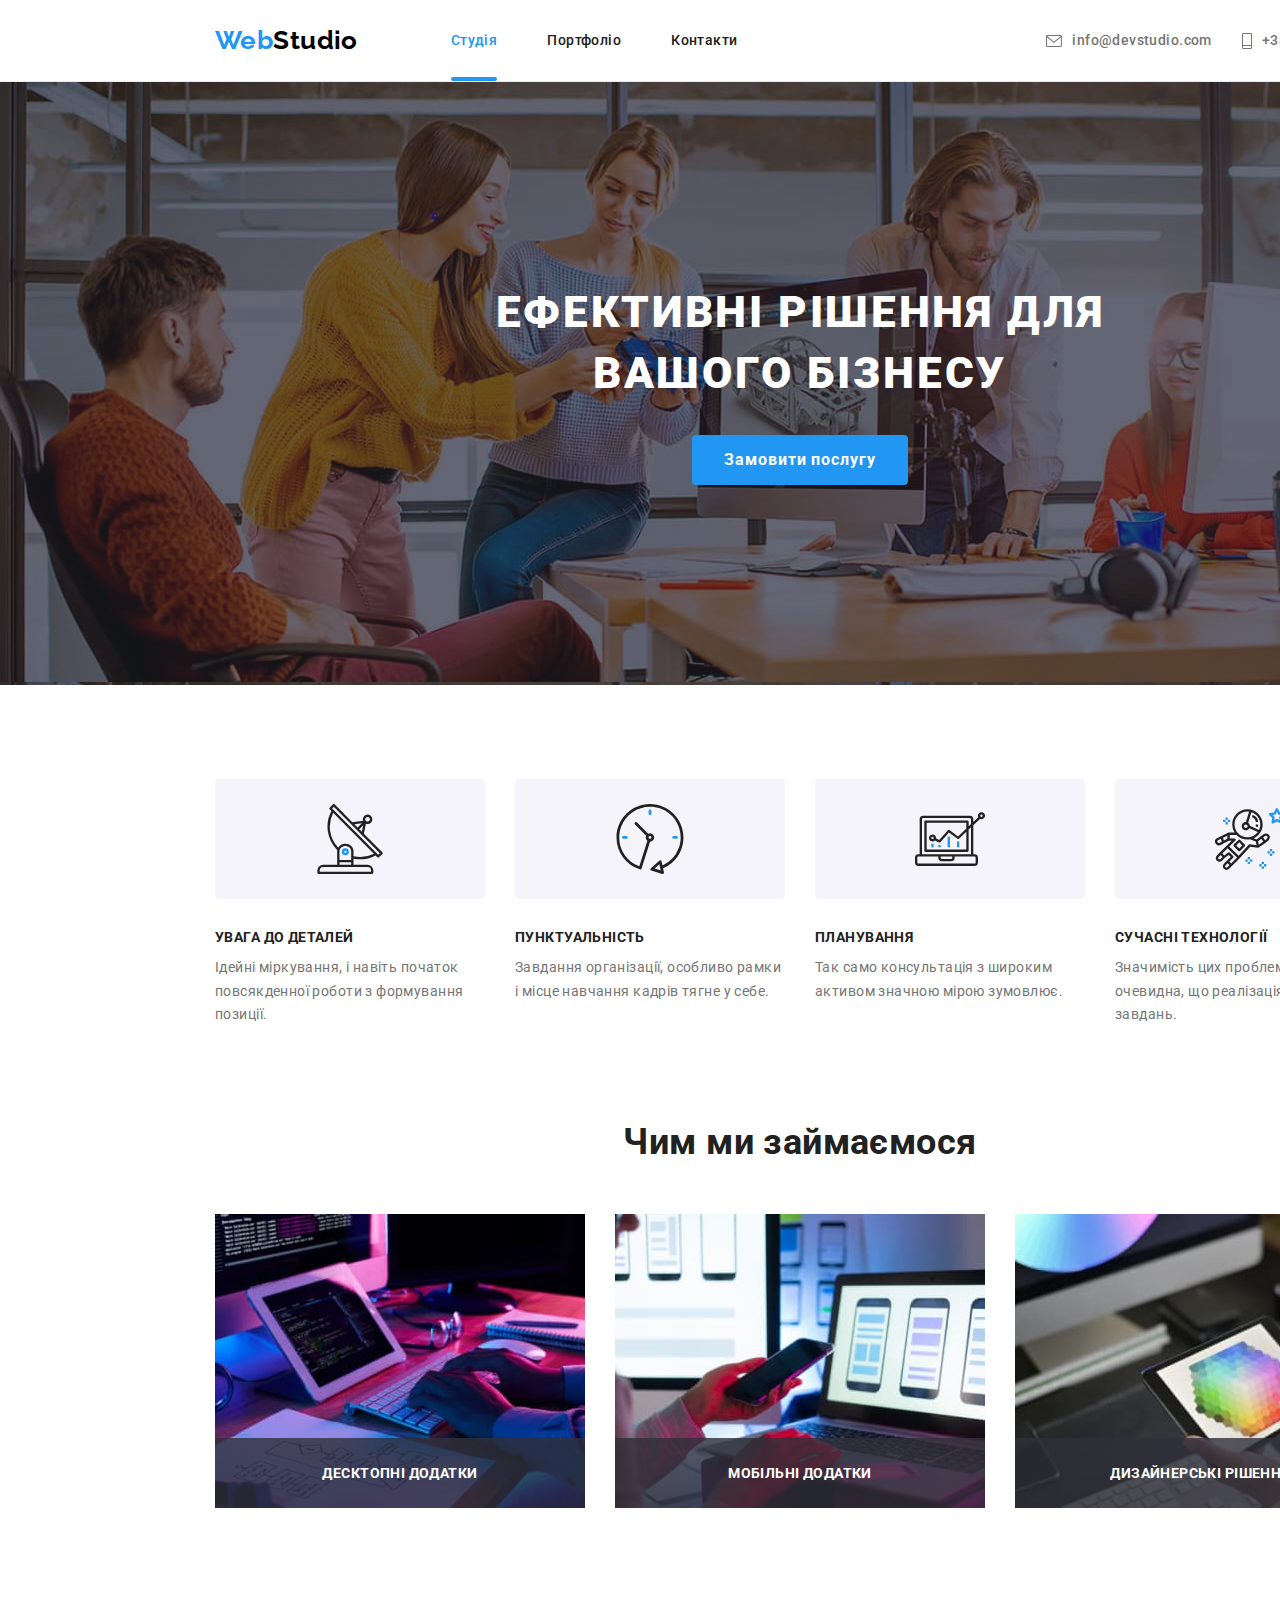
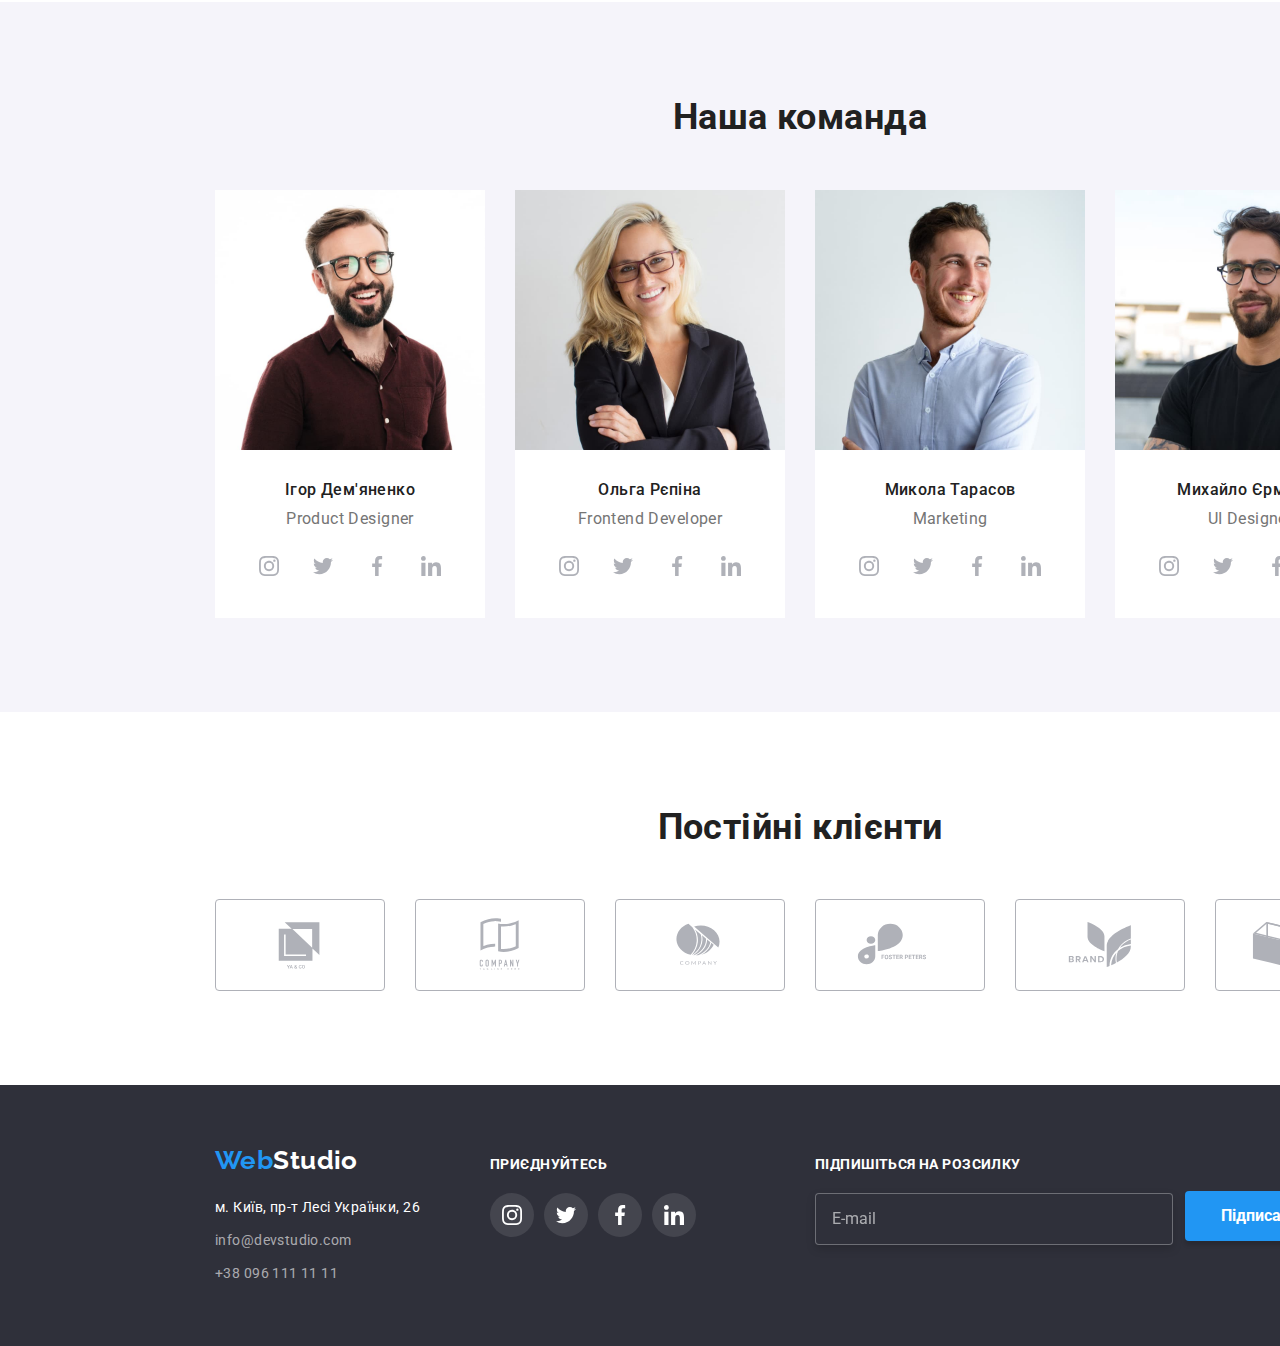
<file: index.html>
<!DOCTYPE html>
<html lang="uk">
  <head>
    <meta charset="UTF-8">
    <meta http-equiv="X-UA-Compatible" content="IE=edge">
    <meta name="viewport" content="width=device-width, initial-scale=1.0">
    <title>Веб Студія</title>
    <link rel="preconnect" href="https://fonts.googleapis.com">
    <link rel="preconnect" href="https://fonts.gstatic.com" crossorigin>
    <link
      href="https://fonts.googleapis.com/css2?family=Raleway:wght@700&family=Roboto:wght@400;500;700;900&display=swap"
      rel="stylesheet">
    <link
      rel="stylesheet"
      href="https://cdnjs.cloudflare.com/ajax/libs/modern-normalize/1.1.0/modern-normalize.min.css">
    <link rel="stylesheet" href="./css/main.min.css">
  </head>
  <body class="body">
    <header class="header">
      <div class="container container--header">
        <nav class="main-nav">
          <a href="./index.html" class="logo logo--header" lang="en"
            ><span class="logo__web">Web</span>Studio</a
          >
          <ul class="menu">
            <li class="menu__item">
              <a href="./index.html" class="menu__link menu__link--current">Студія</a>
            </li>
            <li class="menu__item">
              <a href="./portfolio.html" class="menu__link">Портфоліо</a>
            </li>
            <li class="menu__item"><a href="" class="menu__link">Контакти</a></li>
          </ul>
        </nav>
        <ul class="contact-header">
          <li class="contact-header__item">
            <a href="mailto:info@devstudio.com" class="contact-header__link"
              >
              <svg class="contact-header__icon contact-header__icon--mail">
                <use href="./images/icons.svg#icon-mail"></use>
              </svg>
              info@devstudio.com</a
            >
          </li>
          <li class="contact-header__item">
            <a href="tel:+380961111111" class="contact-header__link"> <svg class="contact-header__icon contact-header__icon--tel">
              <use href="./images/icons.svg#icon-tel"></use>
            </svg>+38 096 111 11 11</a>
          </li>
        </ul>
      </div>
    </header>
    <main>
      <section class="hero">
        <div class="container">
          <h1 class="hero__title">Ефективні рішення для вашого бізнесу</h1>
          <button type="button" class="hero__button" data-open-modal>Замовити послугу</button>
          <div class="backdrop is-hidden" data-backdrop>
            <div class="modal">
            <button class="modal__close" data-close-modal>
              <svg class="modal__close-icon">
                <use href="./images/icons.svg#icon-close-black">
                </use>
              </svg>
            </button>
            <form class="form js-request-form">
              <p class="form__title">Залиште свої дані, ми вам передзвонимо</p>

              <div class="form__field">
                <label class="form__label" for="name">Ім'я</label>
              <div class="input">
                <input class="input__field" type="text" name="name" id="name" placeholder=" ">
              <svg class="input__icon" >
                <use href="./images/icons.svg#icon-name"></use>
              </svg>
              </div>
              </div>

              <div class="form__field">
                <label class="form__label" for="tel">Телефон</label>
              <div class="input">
                <input class="input__field" type="tel" name="tel" id="tel" placeholder=" ">
              <svg class="input__icon">
                <use href="./images/icons.svg#icon-phone"></use>
              </svg>
              </div>
              </div>

             <div class="form__field">
              <label class="form__label" for="mail">Пошта</label>
              <div class="input">
                <input class="input__field" type="email" name="mail" id="mail" placeholder=" ">
              <svg class="input__icon">
                <use href="./images/icons.svg#icon-e-mail"></use>
              </svg>
              </div>
             </div>

             <div class="form__field">
              <label class="form__label" for="coment">Коментар</label>
            <textarea name="coment" id="coment" cols="30" rows="10" class="form__coment" placeholder="Введіть текст"></textarea>
            </div>

            <div class="form__field">
              <label class="policy">
                <input type="checkbox" name="policy" class="policy__check" required>
                <svg class="policy__icon-on">
                  <use href="./images/icons.svg#icon-check"></use>
                </svg>
                <svg class="policy__icon-off">
                  <use href="./images/icons.svg#icon-no-check"></use>
                </svg>
                Погоджуюся з розсилкою та приймаю <span><a href="" class="policy__condition"> Умови договору</a></span></label>
            </div>
            <div class="form__field">
              <button class="form__button" type="submit">Відправити</button>
            </div>
          </form>
          </div>
        </div>
        </div>
      </section>
      <section class="section section--plus">
        <div class="container">
          <h2 class="section__title section__title--none">Наші плюси</h2>
          <ul class="pluses">
            <li class="pluses__item">
              <div class="pluses-box">
                <svg class="pluses-box__icon">
                  <use
                    href="./images/icons.svg#icon-antenna"></use>
                </svg>
              </div>
              <h3 class="pluses__title">увага до деталей</h3>
              <p class="pluses__text">
                Ідейні міркування, і навіть початок повсякденної роботи з
                формування позиції.
              </p>
            </li>
            <li class="pluses__item">
              <div class="pluses-box">
                  <svg class="pluses-box__icon">
                      <use href="./images/icons.svg#icon-clock"></use>
                    </svg>
              </div>
              <h3 class="pluses__title">пунктуальність</h3>
              <p class="pluses__text">
                Завдання організації, особливо рамки і місце навчання кадрів
                тягне у себе.
              </p>
            </li>
            <li class="pluses__item">
              <div class="pluses-box">
                <svg class="pluses-box__icon">
                    <use href="./images/icons.svg#icon-diagram"></use>
                  </svg>
            </div>
              <h3 class="pluses__title">планування</h3>
              <p class="pluses__text">
                Так само консультація з широким активом значною мірою зумовлює.
              </p>
            </li>
            <li class="pluses__item">
              <div class="pluses-box">
                <svg class="pluses-box__icon">
                    <use href="./images/icons.svg#icon-astronaut"></use>
                  </svg>
            </div>
              <h3 class="pluses__title">сучасні технології</h3>
              <p class="pluses__text">
                Значимість цих проблем настільки очевидна, що реалізація
                планових завдань.
              </p>
            </li>
          </ul>
        </div>
      </section>
      <section class="section">
        <div class="container">
          <h2 class="section__title">Чим ми займаємося</h2>
          <ul class="projects">
            <li class="projekts__employment">
                <div class="projects__image">
                  <img src="./images/web.jpg" alt="веб розробка" width="370">
                </div>
                <p class="projekts__text">Десктопні додатки</p>
            </li>
            <li class="projekts__employment">
              <div class="projects__image">
                <img src="./images/development.jpg" alt="розробка" width="370">
              </div>
                <p class="projekts__text">Мобільні додатки</p>
            </li>
            <li class="projekts__employment">
              <div class="projects__image">
                <img src="./images/design.jpg" alt="веб дизайн" width="370">
              </div>
                <p class="projekts__text">Дизайнерські рішення</p>
            </li>
          </ul>
        </div>
      </section>
      <section class="section section--team">
        <div class="container">
          <h2 class="section__title">Наша команда</h2>
          <ul class="team">
            <li class="team__box">
              <img src="./images/igor.jpg" alt="Ігор Дем'яненко" width="270">
              <div class="team__list">
                <h3 class="team__name">Ігор Дем'яненко</h3>
              <p class="team__job" lang="en">Product Designer</p>
              <ul class="social">
                <li class="social__item">
                  <a href="https://www.instagram.com/" target="_blank" rel="noreferrer noopener" class="social__link">        
                  <svg class="social__icon">
                    <use href="./images/icons.svg#icon-instagram"></use>
                  </svg>
              </a>
            </li>
               <li class="social__item">
                <a href="https://twitter.com/?lang=ru" target="_blank" rel="noreferrer noopener" class="social__link">
                  <svg class="social__icon">
                    <use href="./images/icons.svg#icon-twitter"></use>
                  </svg>
                </a>
               </li>
                <li class="social__item">
                  <a href="https://uk-ua.facebook.com/" target="_blank" rel="noreferrer noopener" class="social__link">
                    <svg class="social__icon">
                      <use href="./images/icons.svg#icon-facebook"></use>
                    </svg>
                  </a>
                </li>
                <li class="social__item">
                  <a href="https://ua.linkedin.com/" target="_blank" rel="noreferrer noopener" class="social__link">
                    <svg class="social__icon">
                      <use href="./images/icons.svg#icon-linkedin"></use>
                    </svg>
                  </a>
                </li>
              </ul>
              </div>
            </li>
            <li class="team__box">
              <img src="./images/olga.jpg" alt="Ольга Рєпіна" width="270">
              <div class="team__list">
              <h3 class="team__name">Ольга Рєпіна</h3>
              <p class="team__job" lang="en">Frontend Developer</p>
              <ul class="social">
                <li class="social__item">
                  <a href="https://www.instagram.com/" target="_blank" rel="noreferrer noopener" class="social__link">        
                  <svg class="social__icon">
                    <use href="./images/icons.svg#icon-instagram"></use>
                  </svg>
              </a>
            </li>
               <li class="social__item">
                <a href="https://twitter.com/?lang=ru" target="_blank" rel="noreferrer noopener" class="social__link">
                  <svg class="social__icon">
                    <use href="./images/icons.svg#icon-twitter"></use>
                  </svg>
                </a>
               </li>
                <li class="social__item">
                  <a href="https://uk-ua.facebook.com/" target="_blank" rel="noreferrer noopener" class="social__link">
                    <svg class="social__icon">
                      <use href="./images/icons.svg#icon-facebook"></use>
                    </svg>
                  </a>
                </li>
                <li class="social__item">
                  <a href="https://ua.linkedin.com/" target="_blank" rel="noreferrer noopener" class="social__link">
                    <svg class="social__icon">
                      <use href="./images/icons.svg#icon-linkedin"></use>
                    </svg>
                  </a>
                </li>
              </ul>
            </div>
            </li>
            <li class="team__box">
              <img src="./images/mikola.jpg" alt="Микола Тарасов" width="270">
              <div class="team__list">
              <h3 class="team__name">Микола Тарасов</h3>
              <p class="team__job" lang="en">Marketing</p>
              <ul class="social">
                <li class="social__item">
                  <a href="https://www.instagram.com/" target="_blank" rel="noreferrer noopener" class="social__link">        
                  <svg class="social__icon">
                    <use href="./images/icons.svg#icon-instagram"></use>
                  </svg>
              </a>
            </li>
               <li class="social__item">
                <a href="https://twitter.com/?lang=ru" target="_blank" rel="noreferrer noopener" class="social__link">
                  <svg class="social__icon">
                    <use href="./images/icons.svg#icon-twitter"></use>
                  </svg>
                </a>
               </li>
                <li class="social__item">
                  <a href="https://uk-ua.facebook.com/" target="_blank" rel="noreferrer noopener" class="social__link">
                    <svg class="social__icon">
                      <use href="./images/icons.svg#icon-facebook"></use>
                    </svg>
                  </a>
                </li>
                <li class="social__item">
                  <a href="https://ua.linkedin.com/" target="_blank" rel="noreferrer noopener" class="social__link">
                    <svg class="social__icon">
                      <use href="./images/icons.svg#icon-linkedin"></use>
                    </svg>
                  </a>
                </li>
              </ul>
            </div>
            </li>
            <li class="team__box">
              <img src="./images/micha.jpg" alt="Михайло Єрмаков" width="270">
              <div class="team__list">
              <h3 class="team__name">Михайло Єрмаков</h3>
              <p class="team__job" lang="en">UI Designer</p>
              <ul class="social">
                <li class="social__item">
                  <a href="https://www.instagram.com/" target="_blank" rel="noreferrer noopener" class="social__link">        
                  <svg class="social__icon">
                    <use href="./images/icons.svg#icon-instagram"></use>
                  </svg>
              </a>
            </li>
               <li class="social__item">
                <a href="https://twitter.com/?lang=ru" target="_blank" rel="noreferrer noopener" class="social__link">
                  <svg class="social__icon">
                    <use href="./images/icons.svg#icon-twitter"></use>
                  </svg>
                </a>
               </li>
                <li class="social__item">
                  <a href="https://uk-ua.facebook.com/" target="_blank" rel="noreferrer noopener" class="social__link">
                    <svg class="social__icon">
                      <use href="./images/icons.svg#icon-facebook"></use>
                    </svg>
                  </a>
                </li>
                <li class="social__item">
                  <a href="https://ua.linkedin.com/" target="_blank" rel="noreferrer noopener" class="social__link">
                    <svg class="social__icon">
                      <use href="./images/icons.svg#icon-linkedin"></use>
                    </svg>
                  </a>
                </li>
              </ul>
            </div>
            </li>
          </ul>
        </div>
      </section>
      <section class="section">
        <div class="container">
        <h2 class="section__title">Постійні клієнти</h2>
        <ul class="clients">
          <li class="clients__list">
            <a href="" class="clients__link">        
              <svg class="clients__icon">
                <use href="./images/icons.svg#icon-client-1"></use>
              </svg>
          </a>
          </li>
          <li class="clients__list">
            <a href="" class="clients__link">        
              <svg class="clients__icon">
                <use href="./images/icons.svg#icon-client-2"></use>
              </svg>
          </a>
          </li>
        <li class="clients__list">
          <a href="" class="clients__link">        
            <svg class="clients__icon">
              <use href="./images/icons.svg#icon-client-3"></use>
            </svg>
        </a>
        </li>
      <li class="clients__list">
        <a href="" class="clients__link">        
          <svg class="clients__icon">
            <use href="./images/icons.svg#icon-client-4"></use>
          </svg>
      </a>
      </li>
    <li class="clients__list">
      <a href="" class="clients__link">        
        <svg class="clients__icon">
          <use href="./images/icons.svg#icon-client-5"></use>
        </svg>
    </a>
    </li>
  <li class="clients__list">
    <a href="" class="clients__link">        
      <svg class="clients__icon">
        <use href="./images/icons.svg#icon-client-6"></use>
      </svg>
  </a>
  </li>
        </ul>
        </div>
      </section>
    </main>
    <footer class="footer">
      <div class="container container--footer">
        <div>
        <a href="./index.html" lang="en" class="logo logo--footer"
          ><span class="logo__web">Web</span>Studio</a
        >
        <address>
          <ul class="contact-footer">
            <li class="contact-footer__address">
              <a
                href="https://www.google.com/maps/d/viewer?hl=ru&ie=UTF8&msa=0&ll=50.43647800000004%2C30.527334000000003&spn=0%2C0&source=embed&mid=1IC2cPqot0qdUVytNvd6RFveTOpM&z=17"
                target="_blank"
                rel="noreferrer noopener"
                class="contact-footer__link contact-footer__link--address"
                >м. Київ, пр-т Лесі Українки, 26</a
              >
            </li>
            <li class="contact-footer__address">
              <a href="mailto:info@devstudio.com" class="contact-footer__link"
                >info@devstudio.com</a
              >
            </li>
            <li>
              <a href="tel:+380961111111" class="contact-footer__link contact-footer__link--last"
                >+38 096 111 11 11</a
              >
            </li>
          </ul>
        </address>
      </div>
        <div class="social-footer">
          <p class="social-footer__join">приєднуйтесь</p>
        <ul class="social social--footer">
                <li class="social__item social__item--footer">
                  <a href="https://www.instagram.com/" target="_blank" rel="noreferrer noopener" class="social__link">        
                  <svg class="social__icon social__icon--footer">
                    <use href="./images/icons.svg#icon-instagram"></use>
                  </svg>
              </a>
            </li>
               <li class="social__item social__item--footer">
                <a href="https://twitter.com/?lang=ru" target="_blank" rel="noreferrer noopener" class="social__link">
                  <svg class="social__icon social__icon--footer">
                    <use href="./images/icons.svg#icon-twitter"></use>
                  </svg>
                </a>
               </li>
                <li class="social__item social__item--footer">
                  <a href="https://uk-ua.facebook.com/" target="_blank" rel="noreferrer noopener" class="social__link">
                    <svg class="social__icon social__icon--footer">
                      <use href="./images/icons.svg#icon-facebook"></use>
                    </svg>
                  </a>
                </li>
                <li class="social__item social__item--footer">
                  <a href="https://ua.linkedin.com/" target="_blank" rel="noreferrer noopener" class="social__link">
                    <svg class="social__icon social__icon--footer">
                      <use href="./images/icons.svg#icon-linkedin"></use>
                    </svg>
                  </a>
                </li>
              </ul>
        </div>
        <form class="subscription-form">

          <div class="subscribe">
          <label class="subscribe__label" for="subscribe">Підпишіться на розсилку</label>
          <input class="subscribe__input" type="text" name="subscribe" id="subscribe" placeholder="E-mail">
        </div>
  
          <button class="subscribe__button" type="submit">
            Підписатися
          <svg class="subscribe__icon">
            <use href="./images/icons.svg#icon-telegram"></use>
          </svg></button>
        </form>
      </div>
      
    </footer>
    <script>
      const refs = {
        openModalBtn: document.querySelector("[data-open-modal]"),
        closeModalBtn: document.querySelector("[data-close-modal]"),
        backdrop: document.querySelector("[data-backdrop]"),
      };

      refs.openModalBtn.addEventListener("click", toggleModal);
      refs.closeModalBtn.addEventListener("click", toggleModal);

      refs.backdrop.addEventListener("click", logBackdropClick);

      function toggleModal() {
        refs.backdrop.classList.toggle("is-hidden");
      }

      function logBackdropClick() {
        console.log("Это клик в бекдроп");
      }

      
      (() => {
        document
          .querySelector('.js-request-form')
          .addEventListener('submit', e => {
            e.preventDefault();

            new FormData(e.currentTarget).forEach((value, name) =>
              console.log(`${name}: ${value}`),
            );

            e.currentTarget.reset();
          });
      })();
    </script>
  </body>
</html>
</file>
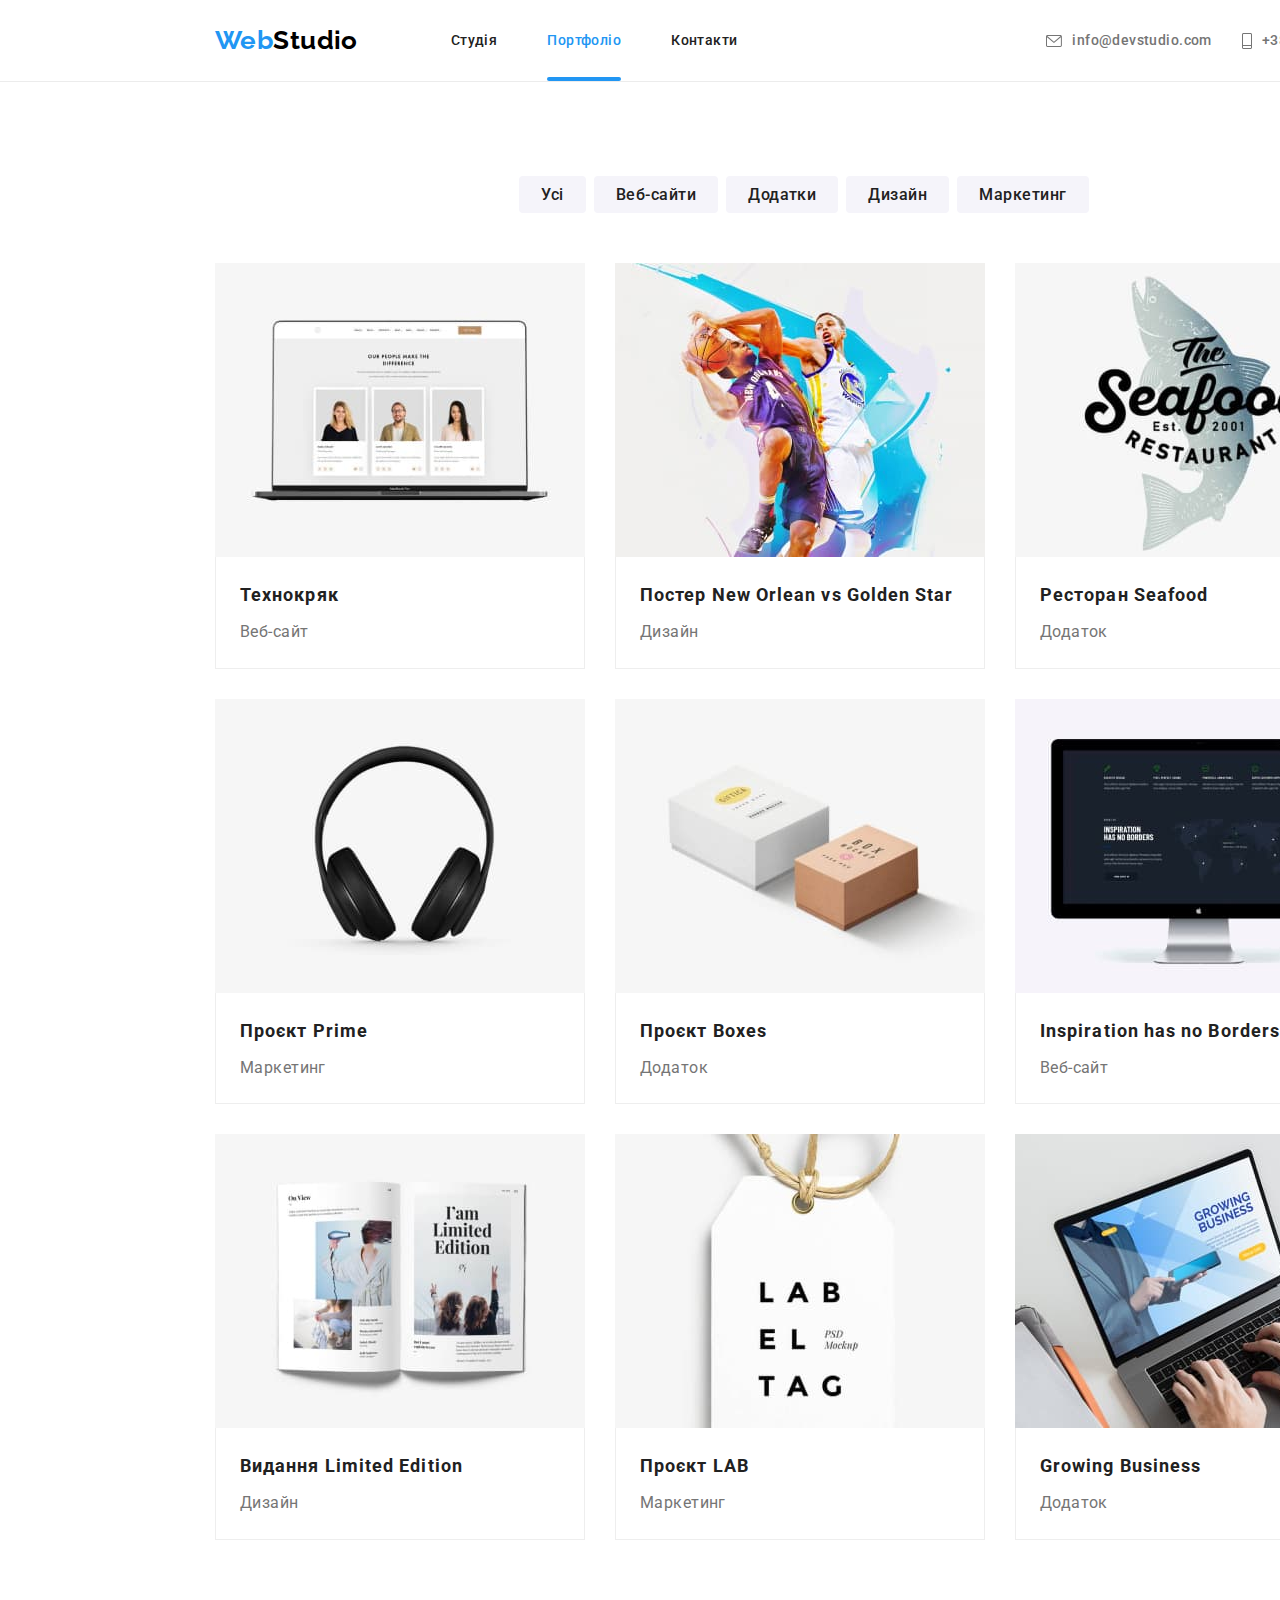
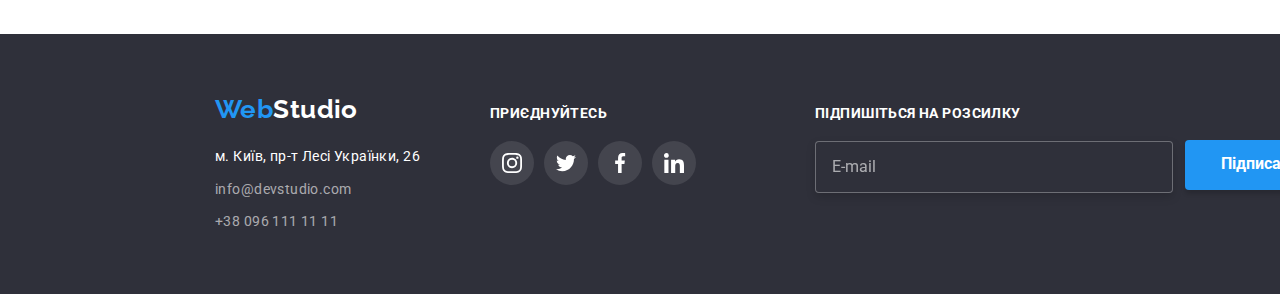
<file: portfolio.html>
<!DOCTYPE html>
<html lang="uk">
  <head>
    <meta charset="UTF-8">
    <meta http-equiv="X-UA-Compatible" content="IE=edge">
    <meta name="viewport" content="width=device-width, initial-scale=1.0">
    <title>Портфоліо</title>
    <link rel="preconnect" href="https://fonts.googleapis.com">
    <link rel="preconnect" href="https://fonts.gstatic.com" crossorigin>
    <link href="https://fonts.googleapis.com/css2?family=Raleway:wght@700&family=Roboto:wght@400;500;700;900&display=swap"
      rel="stylesheet">
      <link rel="stylesheet" href="https://cdnjs.cloudflare.com/ajax/libs/modern-normalize/1.1.0/modern-normalize.min.css">
    <link rel="stylesheet" href="./css/main.min.css">
  </head>
  <body class="body">
    <header class="header">
      <div class="container container--header">
        <nav class="main-nav">
          <a href="./index.html" class="logo logo--header" lang="en"
            ><span class="logo__web">Web</span>Studio</a
          >
          <ul class="menu">
            <li class="menu__item">
              <a href="./index.html" class="menu__link">Студія</a>
            </li>
            <li class="menu__item">
              <a href="./portfolio.html" class="menu__link menu__link--current">Портфоліо</a>
            </li>
            <li class="menu__item"><a href="" class="menu__link">Контакти</a></li>
          </ul>
        </nav>
        <ul class="contact-header">
          <li class="contact-header__item">
            <a href="mailto:info@devstudio.com" class="contact-header__link"
              >
              <svg class="contact-header__icon contact-header__icon--mail">
                <use href="./images/icons.svg#icon-mail"></use>
              </svg>
              info@devstudio.com</a
            >
          </li>
          <li class="contact-header__item">
            <a href="tel:+380961111111" class="contact-header__link"> <svg class="contact-header__icon contact-header__icon--tel">
              <use href="./images/icons.svg#icon-tel"></use>
            </svg>+38 096 111 11 11</a>
          </li>
        </ul>
      </div>
    </header>
    <main>
      <section class="section">
      <h1 class="section__title section__title--none">список карток</h1>
      <div class="container">
        <ul class="filtrs">
          <li><button type="button" class="filtrs__button">Усі</button></li>
          <li><button type="button" class="filtrs__button">Веб-сайти</button></li>
          <li><button type="button" class="filtrs__button">Додатки</button></li>
          <li><button type="button" class="filtrs__button">Дизайн</button></li>
          <li><button type="button" class="filtrs__button">Маркетинг</button></li>
        </ul>
      </div>
        <div class="container">
          <ul class="list-filters">
            <li class="list-filters__item">
              <a href="" class="list-filters__link">
                  <div class="list-filters__image">
                    <img src="./images/krayk.jpg" alt="Технокряк" width="370">
                  <div class="card-overlay">
                    <p class="card-overlay__hover">Ресурс пропонує комплексні пропозиції з різним рівнем функціоналу та сервісів. Все це дозволить відвідувачу отримати вичерпні відомості про компанію чи приватну особу.</p>
                  </div>
                  </div>
                <div class="cards">
                  <h2 class="cards__name">Технокряк</h2>
                <p class="cards__type">Веб-сайт</p>
                </div>
              </a>
            </li>
            <li class="list-filters__item">
              <a href="" class="list-filters__link">
                <div class="list-filters__image">
                <img src="./images/poster.jpg" alt="Постер" width="370">
                <div class="card-overlay">
                <p class="card-overlay__hover">Ресурс пропонує комплексні пропозиції з різним рівнем функціоналу та сервісів. Все це дозволить відвідувачу отримати вичерпні відомості про компанію чи приватну особу.</p>
              </div>
            </div>
                <div class="cards">
                  <h2 class="cards__name">
                    Постер <span lang="en">New Orlean vs Golden Star</span>
                  </h2>
                  <p class="cards__type">Дизайн</p>
                </div>
              </a>
            </li>
            <li class="list-filters__item">
              <a href="" class="list-filters__link">
                <div class="list-filters__image">
                <img src="./images/seafoot.jpg" alt="ресторан" width="370">
                <div class="card-overlay">
                <p class="card-overlay__hover">Ресурс пропонує комплексні пропозиції з різним рівнем функціоналу та сервісів. Все це дозволить відвідувачу отримати вичерпні відомості про компанію чи приватну особу.</p>
              </div>
            </div>
                <div class="cards">
                  <h2 class="cards__name">
                    Ресторан <span lang="en">Seafood</span>
                  </h2>
                  <p class="cards__type">Додаток</p>
                </div>
              </a>
            </li>
            <li class="list-filters__item">
              <a href="" class="list-filters__link">
                <div class="list-filters__image">
                <img src="./images/prime.jpg" alt="проєкти" width="370">
                <div class="card-overlay">
                <p class="card-overlay__hover">Ресурс пропонує комплексні пропозиції з різним рівнем функціоналу та сервісів. Все це дозволить відвідувачу отримати вичерпні відомості про компанію чи приватну особу.</p>
              </div>
            </div>
                <div class="cards">
                  <h2 class="cards__name">Проєкт <span lang="en">Prime</span></h2>
                <p class="cards__type">Маркетинг</p>
                </div>
              </a>
            </li>
            <li class="list-filters__item">
              <a href="" class="list-filters__link">
                <div class="list-filters__image">
                <img src="./images/boxes.jpg" alt="додатки" width="370">
                <div class="card-overlay">
                <p class="card-overlay__hover">Ресурс пропонує комплексні пропозиції з різним рівнем функціоналу та сервісів. Все це дозволить відвідувачу отримати вичерпні відомості про компанію чи приватну особу.</p>
              </div>
            </div>
                <div class="cards">
                  <h2 class="cards__name">Проєкт <span lang="en">Boxes</span></h2>
                <p class="cards__type">Додаток</p>
                </div>
              </a>
            </li>
            <li class="list-filters__item">
              <a href="" class="list-filters__link">
                <div class="list-filters__image">
                <img src="./images/inspiration.jpg" alt="веб-сайти" width="370">
                <div class="card-overlay">
                <p class="card-overlay__hover">Ресурс пропонує комплексні пропозиції з різним рівнем функціоналу та сервісів. Все це дозволить відвідувачу отримати вичерпні відомості про компанію чи приватну особу.</p>
              </div>
            </div>
                <div class="cards">
                  <h2 class="cards__name">
                    <span lang="en">Inspiration has no Borders</span>
                  </h2>
                  <p class="cards__type">Веб-сайт</p>
                </div>
              </a>
            </li>
            <li class="list-filters__item">
              <a href="" class="list-filters__link">
                <div class="list-filters__image">
                <img src="./images/limited.jpg" alt="видання" width="370">
                <div class="card-overlay">
                <p class="card-overlay__hover">Ресурс пропонує комплексні пропозиції з різним рівнем функціоналу та сервісів. Все це дозволить відвідувачу отримати вичерпні відомості про компанію чи приватну особу.</p>
              </div>
            </div>
                <div class="cards">
                  <h2 class="cards__name">
                    Видання <span lang="en">Limited Edition</span>
                  </h2>
                  <p class="cards__type">Дизайн</p>
                </div>
              </a>
            </li>
            <li class="list-filters__item">
              <a href="" class="list-filters__link">
                <div class="list-filters__image">
                <img src="./images/lab.jpg" alt="маркетинг" width="370">
                <div class="card-overlay">
                <p class="card-overlay__hover">Ресурс пропонує комплексні пропозиції з різним рівнем функціоналу та сервісів. Все це дозволить відвідувачу отримати вичерпні відомості про компанію чи приватну особу.</p>
              </div>
            </div>
                <div class="cards">
                  <h2 class="cards__name">Проєкт <span lang="en">LAB</span></h2>
                <p class="cards__type">Маркетинг</p>
                </div>
              </a>
            </li>
            <li class="list-filters__item">
              <a href="" class="list-filters__link">
                <div class="list-filters__image">
                <img src="./images/growing.jpg" alt="додаток" width="370">
                <div class="card-overlay">
                <p class="card-overlay__hover">Ресурс пропонує комплексні пропозиції з різним рівнем функціоналу та сервісів. Все це дозволить відвідувачу отримати вичерпні відомості про компанію чи приватну особу.</p>
              </div>
            </div>
                <div class="cards">
                  <h2 class="cards__name">
                    <span lang="en">Growing Business</span>
                  </h2>
                  <p class="cards__type">Додаток</p>
                </div>
              </a>
            </li>            
          </ul>
        </div>
      </section>
    </main>
    <footer class="footer">
      <div class="container container--footer">
        <div>
        <a href="./index.html" lang="en" class="logo logo--footer"
          ><span class="logo__web">Web</span>Studio</a
        >
        <address>
          <ul class="contact-footer">
            <li class="contact-footer__address">
              <a
                href="https://www.google.com/maps/d/viewer?hl=ru&ie=UTF8&msa=0&ll=50.43647800000004%2C30.527334000000003&spn=0%2C0&source=embed&mid=1IC2cPqot0qdUVytNvd6RFveTOpM&z=17"
                target="_blank"
                rel="noreferrer noopener"
                class="contact-footer__link contact-footer__link--address"
                >м. Київ, пр-т Лесі Українки, 26</a
              >
            </li>
            <li class="contact-footer__address">
              <a href="mailto:info@devstudio.com" class="contact-footer__link"
                >info@devstudio.com</a
              >
            </li>
            <li>
              <a href="tel:+380961111111" class="contact-footer__link contact-footer__link--last"
                >+38 096 111 11 11</a
              >
            </li>
          </ul>
        </address>
      </div>
        <div class="social-footer">
          <p class="social-footer__join">приєднуйтесь</p>
        <ul class="social social--footer">
                <li class="social__item social__item--footer">
                  <a href="https://www.instagram.com/" target="_blank" rel="noreferrer noopener" class="social__link">        
                  <svg class="social__icon social__icon--footer">
                    <use href="./images/icons.svg#icon-instagram"></use>
                  </svg>
              </a>
            </li>
               <li class="social__item social__item--footer">
                <a href="https://twitter.com/?lang=ru" target="_blank" rel="noreferrer noopener" class="social__link">
                  <svg class="social__icon social__icon--footer">
                    <use href="./images/icons.svg#icon-twitter"></use>
                  </svg>
                </a>
               </li>
                <li class="social__item social__item--footer">
                  <a href="https://uk-ua.facebook.com/" target="_blank" rel="noreferrer noopener" class="social__link">
                    <svg class="social__icon social__icon--footer">
                      <use href="./images/icons.svg#icon-facebook"></use>
                    </svg>
                  </a>
                </li>
                <li class="social__item social__item--footer">
                  <a href="https://ua.linkedin.com/" target="_blank" rel="noreferrer noopener" class="social__link">
                    <svg class="social__icon social__icon--footer">
                      <use href="./images/icons.svg#icon-linkedin"></use>
                    </svg>
                  </a>
                </li>
              </ul>
        </div>
        <form class="subscription-form">

          <div class="subscribe">
          <label class="subscribe__label" for="subscribe">Підпишіться на розсилку</label>
          <input class="subscribe__input" type="text" name="subscribe" id="subscribe" placeholder="E-mail">
        </div>
  
          <button class="subscribe__button" type="submit">
            Підписатися
          <svg class="subscribe__icon">
            <use href="./images/icons.svg#icon-telegram"></use>
          </svg></button>
        </form>
      </div>
      
    </footer>
  </body>
</html>
</file>
<file: css/main.min.css>
a{text-decoration:none}h1,h2,h3,h4,h5,h6{margin:0}img{display:block;max-width:100%;height:auto}.section__title--none{position:absolute;width:1px;height:1px;margin:-1px;border:0;padding:0;clip:rect(0 0 0 0);overflow:hidden}ul{margin:0;padding:0;list-style:none}.body{font-family:"Roboto",sans-serif;font-size:14px;line-height:1.2;letter-spacing:.03em;color:#757575;background-color:#fff}.container{padding:0 15px;margin-left:auto;margin-right:auto;width:1200px}.container--header{display:-webkit-box;display:-ms-flexbox;display:flex;-webkit-box-align:center;-ms-flex-align:center;align-items:center}.container--footer{display:-webkit-box;display:-ms-flexbox;display:flex;-webkit-box-align:baseline;-ms-flex-align:baseline;align-items:baseline}.logo{font-family:"Raleway",sans-serif;font-weight:700;font-size:26px}.logo--header{display:block;margin-left:0;margin-right:93px;color:#000}.logo--footer{display:inline-block;margin-bottom:20px;color:#fff}.logo__web{color:#2196f3}.header{width:1600px;margin:0 auto;border-bottom:1px solid #ececec}.main-nav{display:-webkit-box;display:-ms-flexbox;display:flex;-webkit-box-align:center;-ms-flex-align:center;align-items:center}.menu{display:-webkit-box;display:-ms-flexbox;display:flex}.menu__link{position:relative;display:block;padding-top:32px;padding-bottom:32px;font-weight:500;color:#212121;-webkit-transition:color 250ms cubic-bezier(0.4, 0, 0.2, 1);transition:color 250ms cubic-bezier(0.4, 0, 0.2, 1)}.menu__link:hover,.menu__link:focus{color:#2196f3}.menu__link--current{color:#2196f3}.menu__link--current::after{content:"";position:absolute;left:0;bottom:0;display:inline-block;width:100%;height:4px;border-radius:2px;background-color:#2196f3}.menu__item+.menu__item{margin-left:50px}.contact-header{display:-webkit-box;display:-ms-flexbox;display:flex;margin-left:auto}.contact-header__item{height:16px}.contact-header__item:not(:last-child){margin-right:30px}.contact-header__icon{margin-right:10px;fill:currentColor;-webkit-transition:fill 250ms cubic-bezier(0.4, 0, 0.2, 1);transition:fill 250ms cubic-bezier(0.4, 0, 0.2, 1)}.contact-header__icon--mail{width:16px;height:12px}.contact-header__icon--tel{width:10px;height:16px}.contact-header__icon:hover,.contact-header__icon:focus{fill:#2196f3}.contact-header__link{width:100%;display:-webkit-box;display:-ms-flexbox;display:flex;-webkit-box-align:center;-ms-flex-align:center;align-items:center;font-weight:500;color:currentColor;-webkit-transition:color 250ms cubic-bezier(0.4, 0, 0.2, 1);transition:color 250ms cubic-bezier(0.4, 0, 0.2, 1)}.contact-header__link:hover,.contact-header__link:focus{color:#2196f3}.hero{display:-webkit-box;display:-ms-flexbox;display:flex;margin-left:auto;margin-right:auto;padding-top:200px;padding-bottom:200px;width:1600px;min-height:600px;background-image:-webkit-gradient(linear, left top, right top, from(rgba(47, 48, 58, 0.4)), to(rgba(47, 48, 58, 0.4))),url(../images/fon-hero.jpg);background-image:linear-gradient(to right, rgba(47, 48, 58, 0.4), rgba(47, 48, 58, 0.4)),url(../images/fon-hero.jpg);background-color:#c4c4c4}.hero__title{margin-left:auto;margin-right:auto;width:696px;font-weight:900;font-size:44px;line-height:1.4;letter-spacing:.06em;color:#fff;text-align:center;text-transform:uppercase}.hero__button{display:block;min-width:216px;height:50px;margin-top:30px;margin-left:auto;margin-right:auto;padding:0;border-radius:4px;border:none;cursor:pointer;font-weight:700;font-size:16px;line-height:1.9;letter-spacing:.06em;text-align:center;color:#fff;background-color:#2196f3}.hero__button:hover,.hero__button:focus{width:216px;height:50px;margin-left:auto;margin-right:auto;margin-top:30px}.backdrop{position:fixed;top:0;left:0;z-index:5;width:100%;height:100%;opacity:1;background-color:rgba(0,0,0,.2);-webkit-transition:opacity 250ms cubic-bezier(0.4, 0, 0.2, 1);transition:opacity 250ms cubic-bezier(0.4, 0, 0.2, 1)}.backdrop.is-hidden{opacity:0;pointer-events:none}.backdrop.is-hidden .modal{-webkit-transform:translate(-50%, -50%) scale(0);transform:translate(-50%, -50%) scale(0)}.modal{position:absolute;top:50%;left:50%;padding:40px;min-width:528px;min-height:581px;-webkit-box-shadow:0px 1px 3px rgba(0,0,0,.12),0px 1px 1px rgba(0,0,0,.14),0px 2px 1px rgba(0,0,0,.2);box-shadow:0px 1px 3px rgba(0,0,0,.12),0px 1px 1px rgba(0,0,0,.14),0px 2px 1px rgba(0,0,0,.2);border-radius:4px;background-color:#fff;-webkit-transform:translate(-50%, -50%) scale(1);transform:translate(-50%, -50%) scale(1);-webkit-transition:-webkit-transform 250ms cubic-bezier(0.4, 0, 0.2, 1);transition:-webkit-transform 250ms cubic-bezier(0.4, 0, 0.2, 1);transition:transform 250ms cubic-bezier(0.4, 0, 0.2, 1);transition:transform 250ms cubic-bezier(0.4, 0, 0.2, 1), -webkit-transform 250ms cubic-bezier(0.4, 0, 0.2, 1)}.modal__close{position:absolute;display:-webkit-box;display:-ms-flexbox;display:flex;-webkit-box-pack:center;-ms-flex-pack:center;justify-content:center;-webkit-box-align:center;-ms-flex-align:center;align-items:center;left:490px;top:8px;padding:0;width:30px;height:30px;cursor:pointer;border:1px solid rgba(0,0,0,.1);border-radius:50%;background-color:#fff}.modal__close-icon{width:18px;height:18px;fill:#000;-webkit-transition:fill 250ms cubic-bezier(0.4, 0, 0.2, 1);transition:fill 250ms cubic-bezier(0.4, 0, 0.2, 1)}.modal__close:hover .modal__close-icon{fill:#2196f3}textarea{resize:none}.form__title{margin:0;margin-bottom:12px;padding:0;text-align:center;font-weight:700;font-size:20px;line-height:1.15;color:#212121}.form__field{position:relative;display:-webkit-box;display:-ms-flexbox;display:flex;-webkit-box-orient:vertical;-webkit-box-direction:normal;-ms-flex-direction:column;flex-direction:column;font-size:12px;line-height:1.16;letter-spacing:.01em}.form__label{margin-bottom:4px}.input{position:relative}.input__field{width:100%;min-height:40px;margin-bottom:10px;padding:0;padding-left:42px;border-radius:4px;border:1px solid rgba(33,33,33,.2);font-size:16px;line-height:0;-webkit-transition:border 250ms cubic-bezier(0.4, 0, 0.2, 1);transition:border 250ms cubic-bezier(0.4, 0, 0.2, 1)}.input__field:hover,.input__field:focus{border-color:#2196f3}.input__icon:hover .input__field{border-color:#2196f3}.input__icon{position:absolute;top:11px;left:15px;width:18px;height:18px;fill:#212121;-webkit-transition:fill 250ms cubic-bezier(0.4, 0, 0.2, 1);transition:fill 250ms cubic-bezier(0.4, 0, 0.2, 1)}.input__icon:hover{fill:#2196f3}.input__field:hover+.input__icon,.input__field:focus+.input__icon{fill:#2196f3}.input:-moz-placeholder-shown+.input__icon{fill:#212121}.input:-ms-input-placeholder+.input__icon{fill:#212121}.input:placeholder-shown+.input__icon{fill:#212121}.input:not(:-moz-placeholder-shown)+.input__icon{fill:#2196f3}.input:not(:-ms-input-placeholder)+.input__icon{fill:#2196f3}.input:not(:placeholder-shown)+.input__icon{fill:#2196f3}.form__coment{height:120px;padding:12px 16px;border-radius:4px;border:1px solid rgba(33,33,33,.2);font-size:16px;line-height:1.17;letter-spacing:.03em;-webkit-transition:border 250ms cubic-bezier(0.4, 0, 0.2, 1);transition:border 250ms cubic-bezier(0.4, 0, 0.2, 1)}.form__coment:hover,.form__coment:focus{border-color:#2196f3}.form__coment::-webkit-input-placeholder{color:rgba(117,117,117,.5);font-size:12px;line-height:1.17;letter-spacing:.01em}.form__coment::-moz-placeholder{color:rgba(117,117,117,.5);font-size:12px;line-height:1.17;letter-spacing:.01em}.form__coment:-ms-input-placeholder{color:rgba(117,117,117,.5);font-size:12px;line-height:1.17;letter-spacing:.01em}.form__coment::-ms-input-placeholder{color:rgba(117,117,117,.5);font-size:12px;line-height:1.17;letter-spacing:.01em}.form__coment::placeholder{color:rgba(117,117,117,.5);font-size:12px;line-height:1.17;letter-spacing:.01em}.policy{position:relative;display:-webkit-box;display:-ms-flexbox;display:flex;-webkit-box-orient:horizontal;-webkit-box-direction:normal;-ms-flex-direction:row;flex-direction:row;-webkit-box-pack:center;-ms-flex-pack:center;justify-content:center;-webkit-box-align:center;-ms-flex-align:center;align-items:center;width:423px;margin-left:auto;margin-right:auto;margin-top:20px;margin-bottom:30px;font-size:14px;line-height:1.7;letter-spacing:.03em}.policy__check{position:absolute;-webkit-appearance:none;-moz-appearance:none;appearance:none}.policy__icon-off{width:16px;height:15px;margin-right:9px;opacity:1}.policy__icon-on{position:absolute;width:16px;height:15px;top:50%;-webkit-transform:translateY(-50%);transform:translateY(-50%);left:9px;opacity:0}.policy__check:checked+.policy__icon-on{opacity:1}.policy__condition{text-decoration:underline;color:#2196f3}.form__button{margin-left:auto;margin-right:auto;width:200px;height:50px;border:none;border-radius:4px;font-weight:700;font-size:16px;line-height:1.9;letter-spacing:.06em;color:#fff;background-color:#2196f3}.section{min-width:1600px;padding-top:94px;padding-bottom:94px}.section--plus{padding-bottom:0}.pluses{display:-webkit-box;display:-ms-flexbox;display:flex;-webkit-box-pack:center;-ms-flex-pack:center;justify-content:center}.pluses__item{width:270px}.pluses__item+.pluses__item{margin-left:30px}.pluses-box{width:270px;height:120px;margin-bottom:30px;display:-webkit-box;display:-ms-flexbox;display:flex;-webkit-box-pack:center;-ms-flex-pack:center;justify-content:center;-webkit-box-align:center;-ms-flex-align:center;align-items:center;background-color:#f5f4fa;border-radius:4px}.pluses-box__icon{width:70px;height:70px}.section__title{margin-top:0;margin-bottom:50px;font-weight:700;font-size:36px;text-align:center;color:#212121}.pluses__title{margin-top:0;margin-bottom:0;font-weight:700;font-size:14px;text-transform:uppercase;color:#212121}.pluses__text{margin-top:10px;margin-bottom:0;line-height:1.7}.projects{display:-webkit-box;display:-ms-flexbox;display:flex;-webkit-box-pack:center;-ms-flex-pack:center;justify-content:center;margin-top:50px}.projekts__employment{position:relative}.projekts__employment+.projekts__employment{margin-left:30px}.projects__image{position:relative}.projects__image::before{content:"";display:inline-block;position:absolute;width:100%;min-height:70px;bottom:0;background-color:rgba(47,48,58,.8)}.projekts__text{position:absolute;width:100%;min-height:70px;display:-webkit-box;display:-ms-flexbox;display:flex;-webkit-box-pack:center;-ms-flex-pack:center;justify-content:center;-webkit-box-align:center;-ms-flex-align:center;align-items:center;margin:0;padding:0;bottom:0;font-weight:700;color:#fff;text-transform:uppercase;text-align:center}.section--team{width:1600px;margin:0 auto;min-height:708px;background-color:#f5f4fa}.team__box{background-color:#fff}.team__box+.team__box{margin-left:30px}.team__list{padding-top:30px;padding-bottom:30px}.team{display:-webkit-box;display:-ms-flexbox;display:flex;-webkit-box-pack:center;-ms-flex-pack:center;justify-content:center}.team__name{margin-bottom:0;font-weight:500;font-size:16px;text-align:center;color:#212121}.team__job{margin-top:10px;margin-bottom:16px;font-size:16px;text-align:center}.social{display:-webkit-box;display:-ms-flexbox;display:flex;-webkit-box-pack:center;-ms-flex-pack:center;justify-content:center}.social__item{width:44px;height:44px;background-color:#fff}.social__item:not(:last-child){margin-right:10px}.social__link{display:-webkit-box;display:-ms-flexbox;display:flex;width:100%;height:100%;-webkit-box-pack:center;-ms-flex-pack:center;justify-content:center;-webkit-box-align:center;-ms-flex-align:center;align-items:center;border-radius:50%;color:#afb1b8;-webkit-transition:color 250ms cubic-bezier(0.4, 0, 0.2, 1),background-color 250ms cubic-bezier(0.4, 0, 0.2, 1);transition:color 250ms cubic-bezier(0.4, 0, 0.2, 1),background-color 250ms cubic-bezier(0.4, 0, 0.2, 1)}.social__link:not(:last-child){margin-right:10px}.social__link:hover,.social__link:focus{color:#fff;background-color:#2196f3}.social__icon{width:20px;height:20px;fill:currentColor;-webkit-transition:fill 250ms cubic-bezier(0.4, 0, 0.2, 1);transition:fill 250ms cubic-bezier(0.4, 0, 0.2, 1)}.social__icon:hover,.social__icon:focus{fill:currentColor}.social-footer__join{margin-top:0;margin-bottom:20px;font-weight:700;text-transform:uppercase;color:#fff}.social-footer{margin-left:70px}.social--footer{display:-webkit-box;display:-ms-flexbox;display:flex;-webkit-box-pack:center;-ms-flex-pack:center;justify-content:center}.social__item--footer{width:44px;height:44px;margin-bottom:0;border-radius:50%;background-color:rgba(255,255,255,.1)}.social__item--footer:not(:last-child){margin-right:10px}.social__icon--footer{fill:#fff}.clients{display:-webkit-box;display:-ms-flexbox;display:flex;-webkit-box-pack:center;-ms-flex-pack:center;justify-content:center}.clients__list{width:170px;height:92px}.clients__list:not(:last-child){margin-right:30px}.clients__link{width:100%;height:100%;display:-webkit-box;display:-ms-flexbox;display:flex;-webkit-box-pack:center;-ms-flex-pack:center;justify-content:center;-webkit-box-align:center;-ms-flex-align:center;align-items:center;border:1px solid #afb1b8;border-radius:4px;color:#afb1b8;-webkit-transition:color 250ms cubic-bezier(0.4, 0, 0.2, 1),border-color 250ms cubic-bezier(0.4, 0, 0.2, 1);transition:color 250ms cubic-bezier(0.4, 0, 0.2, 1),border-color 250ms cubic-bezier(0.4, 0, 0.2, 1)}.clients__link:hover,.clients__link:focus{color:#2196f3;border-color:#2196f3}.clients__icon{width:106px;height:60px;fill:currentColor;-webkit-transition:fill 250ms cubic-bezier(0.4, 0, 0.2, 1);transition:fill 250ms cubic-bezier(0.4, 0, 0.2, 1)}.clients__icon:hover,.clients__icon:focus{fill:currentColor}.footer{width:1600px;min-height:252px;padding-top:60px;padding-bottom:60px;margin:0 auto;background-color:#2f303a}.contact-footer__address{margin-bottom:9px}.contact-footer__link{font-style:normal;line-height:1.7;color:rgba(255,255,255,.6);-webkit-transition:color 250ms cubic-bezier(0.4, 0, 0.2, 1);transition:color 250ms cubic-bezier(0.4, 0, 0.2, 1)}.contact-footer__link--last{padding:0}.contact-footer__link:hover,.contact-footer__link:focus{color:#2196f3}.contact-footer__link--address{color:#fff}.subscription-form{display:-webkit-box;display:-ms-flexbox;display:flex;margin-left:auto}.subscribe{display:-webkit-box;display:-ms-flexbox;display:flex;-webkit-box-orient:vertical;-webkit-box-direction:normal;-ms-flex-direction:column;flex-direction:column}.subscribe__label{margin-bottom:20px;text-transform:uppercase;font-weight:700;color:#fff}.subscribe__input{width:358px;min-height:50px;margin-right:12px;padding:15px 16px;font-size:16px;line-height:1.25;border:1px solid rgba(255,255,255,.3);-webkit-filter:drop-shadow(0px 4px 4px rgba(0, 0, 0, 0.15));filter:drop-shadow(0px 4px 4px rgba(0, 0, 0, 0.15));border-radius:4px;-webkit-transition:background-color 250ms cubic-bezier(0.4, 0, 0.2, 1);transition:background-color 250ms cubic-bezier(0.4, 0, 0.2, 1)}.subscribe__input::-webkit-input-placeholder{font-size:16px;line-height:1.25;color:rgba(255,255,255,.6)}.subscribe__input::-moz-placeholder{font-size:16px;line-height:1.25;color:rgba(255,255,255,.6)}.subscribe__input:-ms-input-placeholder{font-size:16px;line-height:1.25;color:rgba(255,255,255,.6)}.subscribe__input::-ms-input-placeholder{font-size:16px;line-height:1.25;color:rgba(255,255,255,.6)}.subscribe__input::placeholder{font-size:16px;line-height:1.25;color:rgba(255,255,255,.6)}.subscribe__input:-moz-placeholder-shown{background-color:#2f303a}.subscribe__input:-ms-input-placeholder{background-color:#2f303a}.subscribe__input:placeholder-shown{background-color:#2f303a}.subscribe__input:not(:-moz-placeholder-shown){background-color:#fff}.subscribe__input:not(:-ms-input-placeholder){background-color:#fff}.subscribe__input:not(:placeholder-shown){background-color:#fff}.subscribe__button{width:200px;height:50px;margin-top:35px;display:-webkit-box;display:-ms-flexbox;display:flex;-webkit-box-pack:center;-ms-flex-pack:center;justify-content:center;-webkit-box-align:center;-ms-flex-align:center;align-items:center;border:none;background-color:#2196f3;-webkit-box-shadow:0px 4px 4px rgba(0,0,0,.15);box-shadow:0px 4px 4px rgba(0,0,0,.15);border-radius:4px;cursor:pointer;font-weight:700;font-size:16px;line-height:1.9;color:#fff}.subscribe__icon{margin-left:10px;margin-top:auto;margin-bottom:auto;width:24px;height:24px;fill:currentColor}.filtrs{display:-webkit-box;display:-ms-flexbox;display:flex;-webkit-box-pack:center;-ms-flex-pack:center;justify-content:center}.filtrs__button{margin-left:8px;padding:6px 22px;border-radius:4px;border:none;cursor:pointer;font-family:"Roboto",sans-serif;font-weight:500;font-size:16px;line-height:1.6;letter-spacing:.03em;text-align:center;color:#212121;background-color:#f5f4fa;-webkit-transition:color 250ms cubic-bezier(0.4, 0, 0.2, 1),background-color 250ms cubic-bezier(0.4, 0, 0.2, 1),-webkit-box-shadow 250ms cubic-bezier(0.4, 0, 0.2, 1);transition:color 250ms cubic-bezier(0.4, 0, 0.2, 1),background-color 250ms cubic-bezier(0.4, 0, 0.2, 1),-webkit-box-shadow 250ms cubic-bezier(0.4, 0, 0.2, 1);transition:color 250ms cubic-bezier(0.4, 0, 0.2, 1),background-color 250ms cubic-bezier(0.4, 0, 0.2, 1),box-shadow 250ms cubic-bezier(0.4, 0, 0.2, 1);transition:color 250ms cubic-bezier(0.4, 0, 0.2, 1),background-color 250ms cubic-bezier(0.4, 0, 0.2, 1),box-shadow 250ms cubic-bezier(0.4, 0, 0.2, 1),-webkit-box-shadow 250ms cubic-bezier(0.4, 0, 0.2, 1)}.filtrs__button:hover,.filtrs__button:focus{-webkit-box-shadow:0px 3px 1px rgba(0,0,0,.1),0px 1px 2px rgba(0,0,0,.08),0px 2px 2px rgba(0,0,0,.12);box-shadow:0px 3px 1px rgba(0,0,0,.1),0px 1px 2px rgba(0,0,0,.08),0px 2px 2px rgba(0,0,0,.12);color:#fff;background-color:#2196f3}.list-filters{display:-webkit-box;display:-ms-flexbox;display:flex;-ms-flex-wrap:wrap;flex-wrap:wrap;gap:30px;margin-top:50px}.list-filters__item{-ms-flex-preferred-size:calc((100% - 60px)/3);flex-basis:calc((100% - 60px)/3)}.list-filters__link{display:block;-webkit-transition:-webkit-box-shadow 250ms cubic-bezier(0.4, 0, 0.2, 1);transition:-webkit-box-shadow 250ms cubic-bezier(0.4, 0, 0.2, 1);transition:box-shadow 250ms cubic-bezier(0.4, 0, 0.2, 1);transition:box-shadow 250ms cubic-bezier(0.4, 0, 0.2, 1), -webkit-box-shadow 250ms cubic-bezier(0.4, 0, 0.2, 1)}.list-filters__link:hover,.list-filters__link:focus{-webkit-box-shadow:0px 1px 1px rgba(0,0,0,.12),0px 4px 4px rgba(0,0,0,.06),1px 4px 6px rgba(0,0,0,.16);box-shadow:0px 1px 1px rgba(0,0,0,.12),0px 4px 4px rgba(0,0,0,.06),1px 4px 6px rgba(0,0,0,.16)}.cards{padding:20px 24px;background-color:var(--header-bg-color);border-left:1px solid #eee;border-right:1px solid #eee;border-bottom:1px solid #eee}.cards__name{margin-top:0;margin-bottom:4px;font-weight:700;font-size:18px;line-height:2;letter-spacing:.06em;color:#212121}.cards__type{margin-top:0;margin-bottom:0;font-size:16px;line-height:1.9;color:#757575}.list-filters__image{position:relative;overflow:hidden}.card-overlay{position:absolute;width:100%;height:294px;top:0;left:0;background-color:rgba(33,150,243,.9);-webkit-transform:translateY(100%);transform:translateY(100%);-webkit-transition:-webkit-transform 250ms cubic-bezier(0.4, 0, 0.2, 1);transition:-webkit-transform 250ms cubic-bezier(0.4, 0, 0.2, 1);transition:transform 250ms cubic-bezier(0.4, 0, 0.2, 1);transition:transform 250ms cubic-bezier(0.4, 0, 0.2, 1), -webkit-transform 250ms cubic-bezier(0.4, 0, 0.2, 1)}.list-filters__link:hover .card-overlay,.list-filters__link:focus .card-overlay{-webkit-transform:translateY(0);transform:translateY(0)}.card-overlay__hover{margin:0;padding-top:63px;padding-left:24px;font-size:18px;line-height:1.5;color:#fff}/*# sourceMappingURL=main.min.css.map */
</file>
